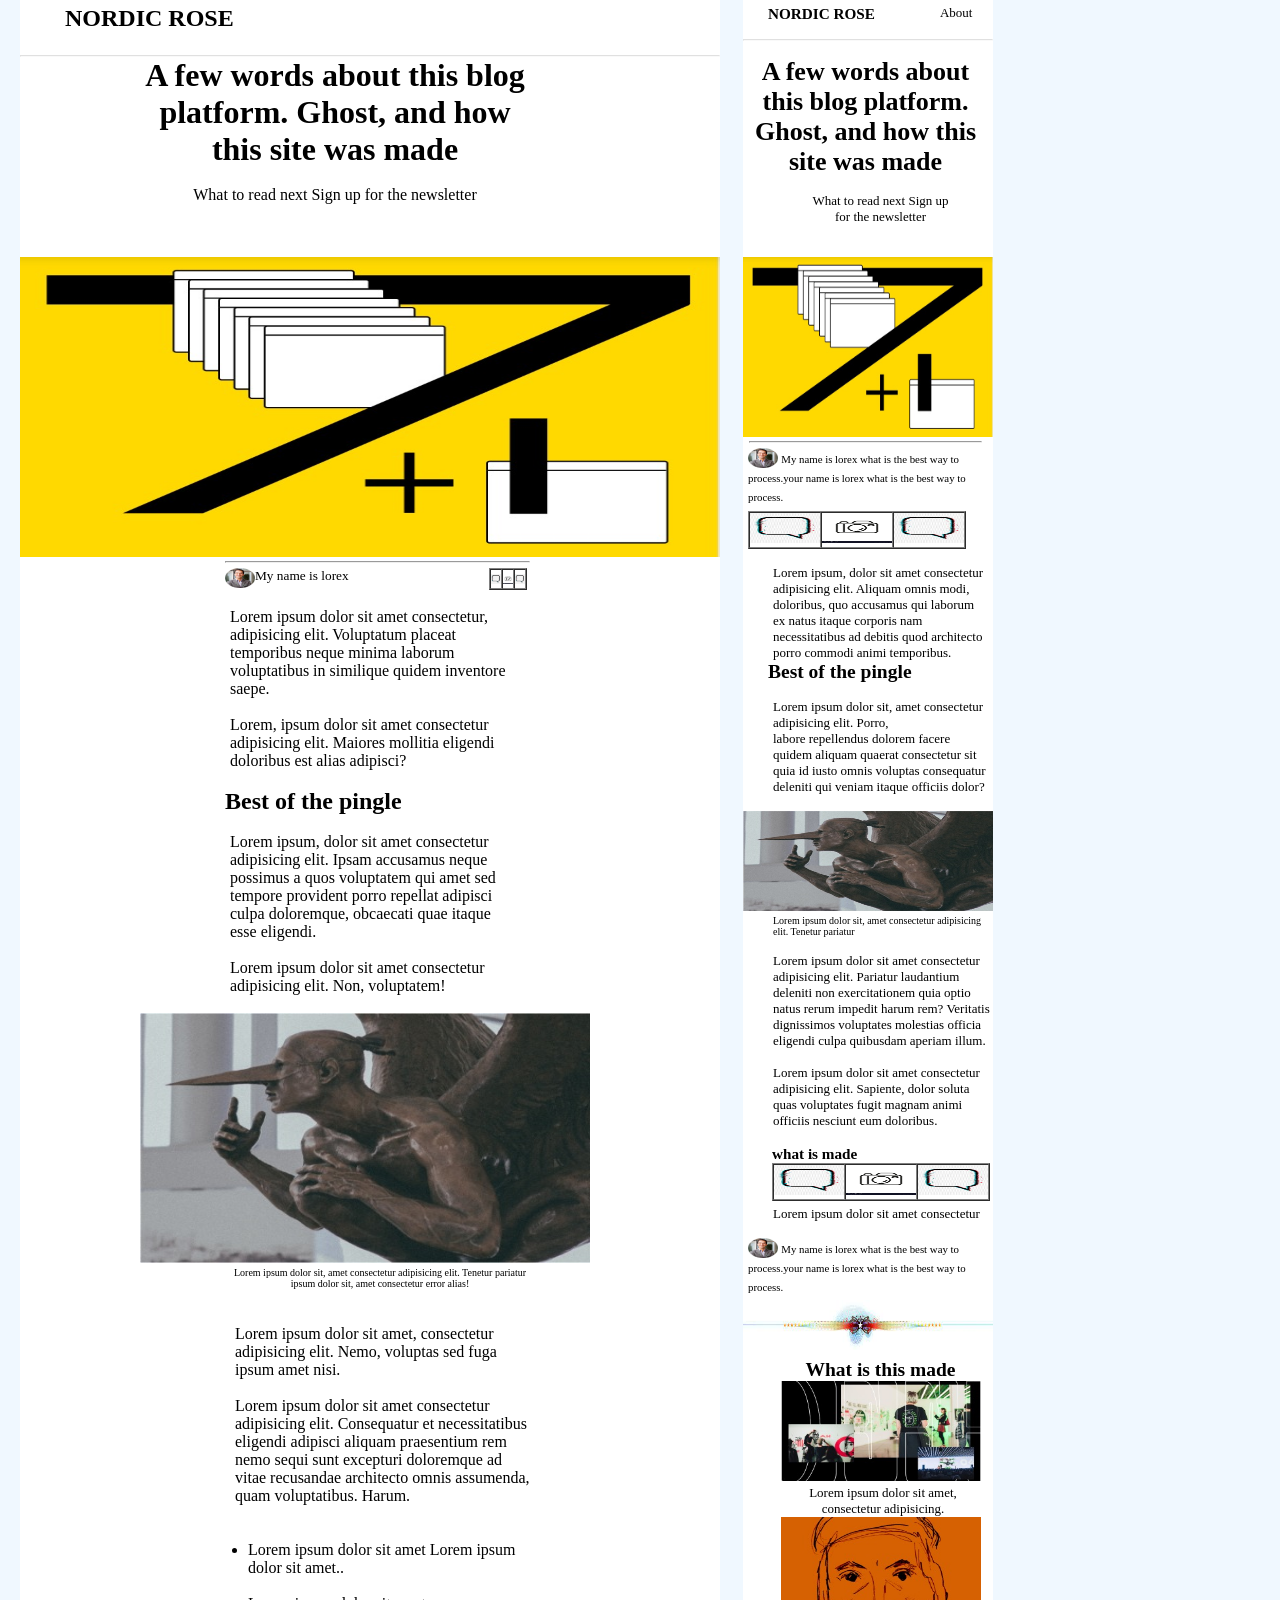
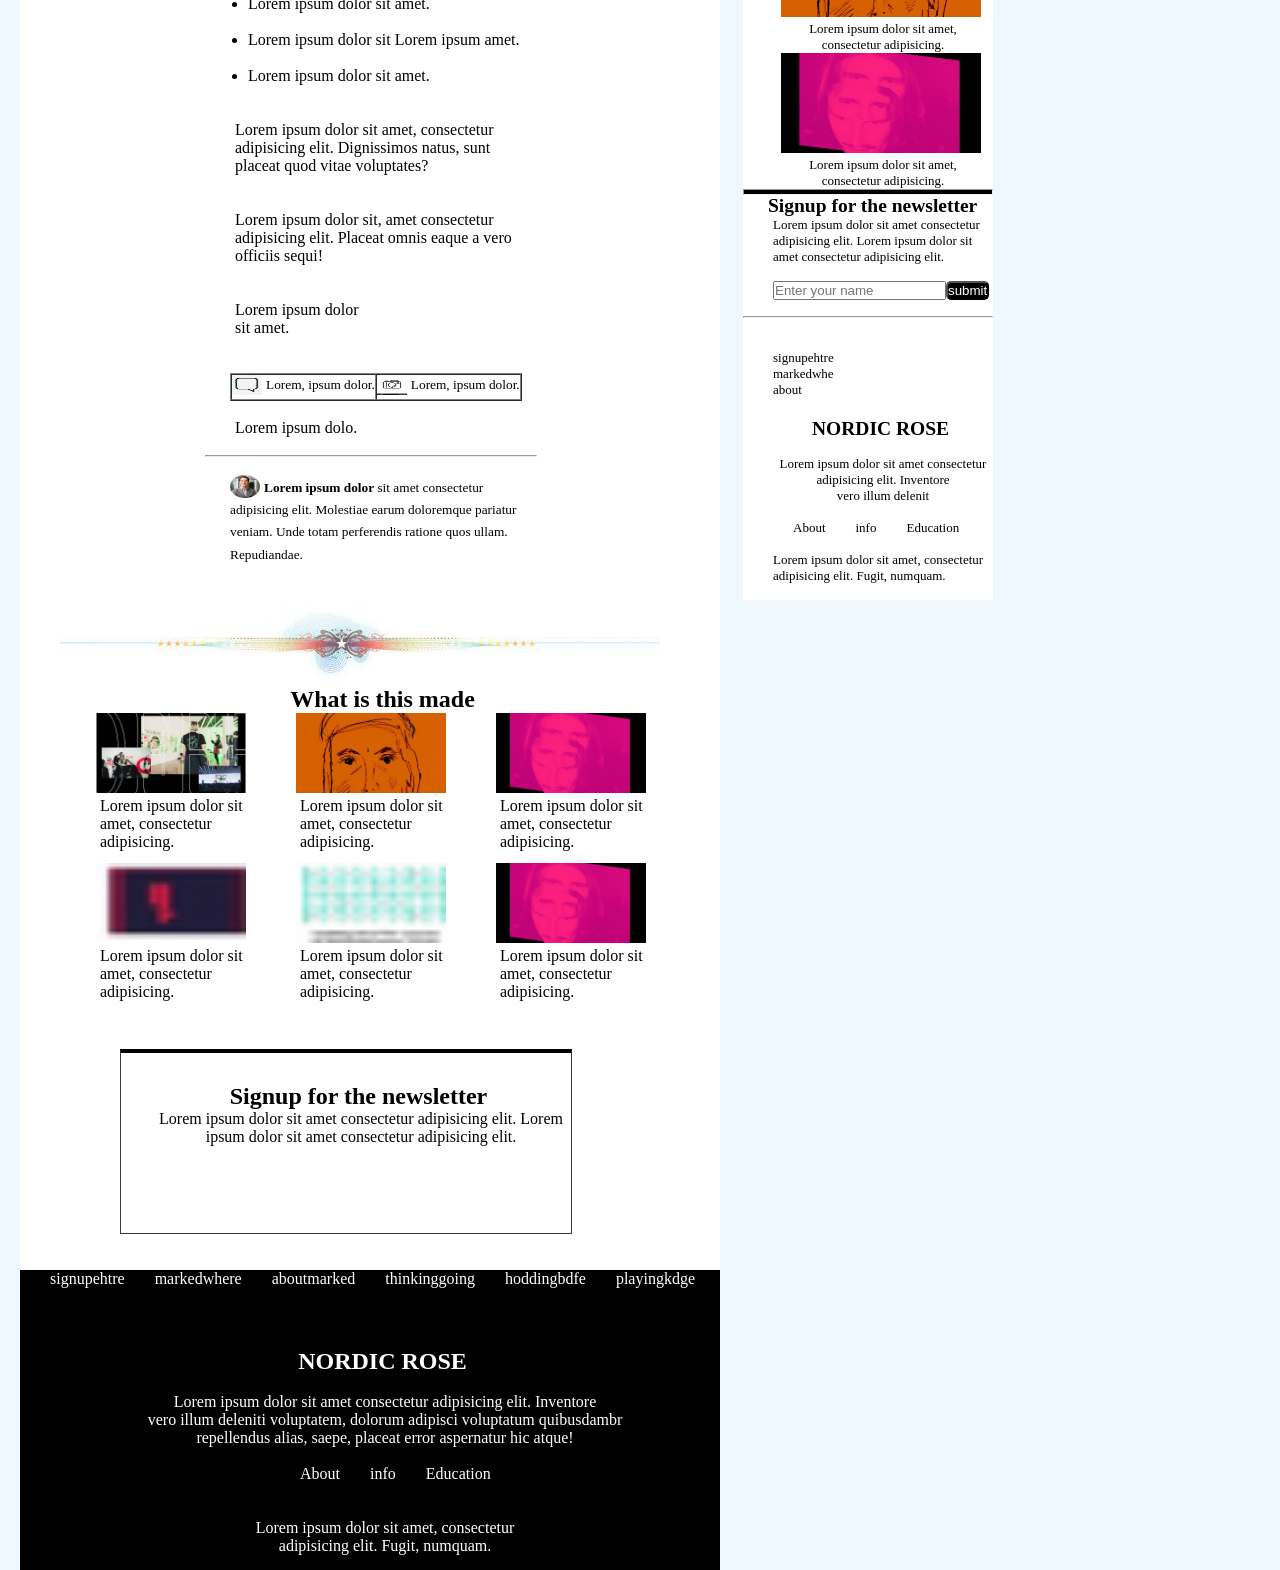
<file: assignmentno06/index.html>
<!DOCTYPE html>
<html lang="en">

<head>
    <meta charset="UTF-8">
    <meta name="viewport" content="width=device-width, initial-scale=1.0">
    <title>Assigment 6</title>
    <link rel="stylesheet" href="style.css">
    <link rel="stylesheet" href="awais.css">
</head>

<body>


   <!-- <div class="main">
        <div id="desktop">
            <h1>Article Desktop</h1>
        </div>
        <div id="mobile">
            <h1>Article Mobile</h1>
        </div>
    </div>-->
    <div class="start">
        <div class="aa">
            <div class="first">
                <h2 id="heading">NORDIC ROSE</h2>
              <!-- <div class="para">
                    <p>About</p>
                    <p>info</p>
                    <p>Link</p>
                    <p>Project</p>
                </div> --> 


            </div>
            <hr id="line">
            <div class="bb">
                <h1 id="h1">A few words about this blog platform. Ghost, and how
                    this site was made</h1><br>
                <p>What to read next
                    Sign up for the newsletter</p>
            </div>
            <img src="pic1.jpg" alt="image is loading" width="700px" height="300px">
            <hr id="line1">
            <!--hy there second part start-->
            <div class="dd">
                <div class="cc">
                    <img src="2pic.png" alt="loading" width="30px" height="20px">
                    <sup>My name is lorex</sup>
                    <div id="table">
                        <table border="1px" cellspacing="0px">
                            <td> <img src="message.jpg" alt="loading" width="10px" height="10px"></td>
                            <td> <img src="camerapic.png" alt="loading" width="10px" height="10px"></td>
                            <td> <img src="message.jpg" alt="loading" width="10px" height="10px"></td>
                        </table>
                    </div>
                </div><br>
                <div id="ee">
                    <p>Lorem ipsum dolor sit amet consectetur, adipisicing elit. Voluptatum placeat temporibus neque
                        minima
                        laborum voluptatibus in similique quidem inventore saepe.</p>
                    <br>
                    <p>Lorem, ipsum dolor sit amet consectetur adipisicing elit. Maiores mollitia eligendi doloribus est
                        alias adipisci?</p><br>
                    <h2>Best of the pingle</h2>
                    <br>
                    <p>Lorem ipsum, dolor sit amet consectetur adipisicing elit. Ipsam accusamus neque possimus a quos
                        voluptatem qui amet sed tempore provident porro repellat adipisci culpa doloremque, obcaecati
                        quae
                        itaque esse eligendi.</p>
                    <br>
                    <p>Lorem ipsum dolor sit amet consectetur adipisicing elit. Non, voluptatem!</p><br>

                </div>




            </div>
            <div id="img">
                <img src="pic3.jpeg" alt="loading" width="450px" height="250px">

                <p id="para3">Lorem ipsum dolor sit, amet consectetur adipisicing elit. Tenetur pariatur <br> ipsum
                    dolor
                    sit, amet consectetur error alias!</p>
            </div>
            <br><br>
            <div id="ff">
                <p>Lorem ipsum dolor sit amet, consectetur adipisicing elit. Nemo, voluptas sed fuga ipsum amet nisi.
                </p>
                <br>
                <p>Lorem ipsum dolor sit amet consectetur adipisicing elit. Consequatur et necessitatibus eligendi
                    adipisci
                    aliquam praesentium rem nemo sequi sunt excepturi doloremque ad vitae recusandae architecto omnis
                    assumenda, quam voluptatibus. Harum.</p>
                <br><br>
                <ul id="ul">
                    <li>Lorem ipsum dolor sit amet Lorem ipsum dolor sit amet..</li><br>
                    <li>Lorem ipsum dolor sit amet.</li>
                    <br>
                    <li>Lorem ipsum dolor sit Lorem ipsum amet.</li>
                    <br>
                    <li>Lorem ipsum dolor sit amet.</li>
                </ul><br><br>
                <p>Lorem ipsum dolor sit amet, consectetur adipisicing elit. Dignissimos natus, sunt placeat quod vitae
                    voluptates?</p><br><br>
                <p>Lorem ipsum dolor sit, amet consectetur adipisicing elit. Placeat omnis eaque a vero officiis sequi!
                </p>
                <br><br>
                <p>Lorem ipsum dolor <br>sit amet.</p><br><br>
                <div class="table">
                    <table border="1px" cellspacing="0px">
                        <td>
                            <img src="message.jpg" alt="loading" width="30px" height="20px">
                            <sup>Lorem, ipsum dolor.</sup>
                        </td>
                        <td>
                            <img src="camerapic.png" alt="loading" width="30px" height="20px">
                            <sup>Lorem, ipsum dolor.</sup>
                        </td>
                    </table>
                </div><br>
                <p>Lorem ipsum dolo. </p><br>
                <hr><br>
                <div id="im">
                    <img src="2pic.png" alt="loading" width="30px" height="23px">
                    <sup><b>Lorem ipsum dolor</b> sit amet consectetur adipisicing elit. Molestiae earum doloremque
                        pariatur
                        veniam. Unde totam perferendis ratione quos ullam. Repudiandae.</sup>
                </div><br><br>

            </div>
            <img src="pic4.jpg" alt="loading" style="margin-left: 40px; opacity: 0.6;">
            <h2 style="text-align: center;">What is this made</h2>
            <div class="all">
                <div id="gg">
                    <img src="11.jpeg" alt="loading" width="150px" height="80px" style="margin-left: 26px;">
                    <p>Lorem ipsum dolor sit amet, consectetur adipisicing.</p>
                </div>
                <div id="gg">
                    <img src="22 (1).jpeg" alt="loading" width="150px" height="80px" style="margin-left: 26px;">
                    <p>Lorem ipsum dolor sit amet, consectetur adipisicing.</p>
                </div>
                <div id="gg">
                    <img src="33.jpeg" alt="loading" width="150px" height="80px" style="margin-left: 26px;">
                    <p>Lorem ipsum dolor sit amet, consectetur adipisicing.</p>
                </div>
            </div>
            <div class="all">
                <div id="gg">
                    <img src="44.PNG" alt="loading" width="150px" height="80px" style="margin-left: 26px;">
                    <p>Lorem ipsum dolor sit amet, consectetur adipisicing.</p>
                </div>
                <div id="gg">
                    <img src="55.PNG" alt="loading" width="150px" height="80px" style="margin-left: 26px;">
                    <p>Lorem ipsum dolor sit amet, consectetur adipisicing.</p>
                </div>
                <div id="gg">
                    <img src="33.jpeg" alt="loading" width="150px" height="80px" style="margin-left: 26px;">
                    <p>Lorem ipsum dolor sit amet, consectetur adipisicing.</p>
                </div>
            </div><br><br>
            <div class="hh">
                <h2>Signup for the newsletter</h2>
                <p>Lorem ipsum dolor sit amet consectetur adipisicing elit.
                    Lorem ipsum dolor sit amet consectetur adipisicing elit.
                </p>
                <br>
               <!-- <form>
                    <input type="text" placeholder="Enter your name">
                    <button>submit
                    </button>
                </form> -->
            </div><br><br>
            <!--this is the end part-->
            <div class="end">
                <div id="nav">
                    <p>signupehtre</p>
                    <p>markedwhere</p>
                    <p>aboutmarked</p>
                    <p>thinkinggoing</p>
                    <p>hoddingbdfe</p>
                    <p>playingkdge</p>
                </div>
                <div class="nn">
                    <h2>NORDIC ROSE</h2><br>
                    <P>Lorem ipsum dolor sit amet consectetur adipisicing elit. Inventore <br>vero illum deleniti
                        voluptatem,
                        dolorum adipisci voluptatum quibusdambr
                        <br> repellendus alias, saepe, placeat error aspernatur hic atque!
                    </P>
                    <br>
                    <div style="display: flex;margin-left: 250px;">
                        <p>About</p>
                        <p>info</p>
                        <p>Education</p>
                    </div><br><br>
                    <p>Lorem ipsum dolor sit amet, consectetur <br>adipisicing elit. Fugit, numquam.</p>
                </div>
            </div>
        </div>
        <!--this is the second portion-->
        <div class="main2">
            <div id="jj">
                <h3>NORDIC ROSE</h3>
                <p style="margin-left:35px;">About</p>
            </div><br>
            <hr id="line"><br>
            <div id="kk">
                <h1>A few words about this blog platform. Ghost, and how
                    this site was made</h1><br>
                <p>What to read next
                    Sign up <br>for the newsletter</p><br><br>
                <img src="pic1.jpg" alt="image is loading" width="250px" height="180px">
                <hr style="margin-left: 6px;margin-right: 6px;">



            </div>

            <div id="zz">
                <img src="2pic.png" alt="loading" width="30px" height="20px">
                <sup>My name is lorex what is the best way to process.your name is lorex what is the best way to
                    process.</sup>
                <table border="1px" cellspacing="0px">
                    <td> <img src="message.jpg" alt="loading" width="70px" height="30px"></td>
                    <td> <img src="camerapic.png" alt="loading" width="70px" height="30px"></td>
                    <td> <img src="message.jpg" alt="loading" width="70px" height="30px"></td>
                </table>

            </div><br>
            <div class="xx">
                <p>Lorem ipsum, dolor sit amet consectetur adipisicing elit. Aliquam omnis modi, doloribus, quo
                    accusamus qui laborum ex natus itaque corporis nam necessitatibus ad debitis quod architecto porro
                    commodi animi temporibus.
                </p>
                <h2>Best of the pingle</h2><br>
                <p>Lorem ipsum dolor sit, amet consectetur adipisicing elit. Porro, <br>labore repellendus dolorem
                    facere quidem aliquam quaerat consectetur sit quia id iusto omnis voluptas consequatur <br>deleniti
                    qui veniam itaque officiis dolor?</p>
            </div><br>
            <img src="pic3.jpeg" alt="loading" width="250px" height="100px">
            <p style="font-size: 10px;">Lorem ipsum dolor sit, amet consectetur adipisicing elit. Tenetur pariatur</p>
            <br>
            <!--this is the middle portion-->
            <p>Lorem ipsum dolor sit amet consectetur adipisicing elit. Pariatur laudantium deleniti non exercitationem
                quia optio natus rerum impedit harum rem? Veritatis dignissimos voluptates molestias officia eligendi
                culpa quibusdam aperiam illum.</p><br>
            <p>Lorem ipsum dolor sit amet consectetur adipisicing elit. Sapiente, dolor soluta quas voluptates fugit
                magnam animi officiis nesciunt eum doloribus.</p><br>
            <div style="margin-left: 29px;">
                <h3>what is made</h3>
                <table border="1px" cellspacing="0px">
                    <td> <img src="message.jpg" alt="loading" width="70px" height="30px"></td>
                    <td> <img src="camerapic.png" alt="loading" width="70px" height="30px"></td>
                    <td> <img src="message.jpg" alt="loading" width="70px" height="30px"></td>
                </table>
            </div>
            <p style="padding-top: 5px;">Lorem ipsum dolor sit amet consectetur </p><br>
            <div id="cc">
                <img src="2pic.png" alt="loading" width="30px" height="20px">
                <sup>My name is lorex what is the best way to process.your name is lorex what is the best way to
                    process.</sup>

            </div>
            <img src="pic4.jpg" alt="loading" width="250px" height="50px">

            <div class="vv">
                <h2>What is this made</h2>
                <div id="nn">
                    <img src="11.jpeg" alt="loading" width="200px" height="100px" style="margin-left: 26px;">
                    <p>Lorem ipsum dolor sit amet,<br> consectetur adipisicing.</p>
                </div>
                <div id="nn">
                    <img src="22 (1).jpeg" alt="loading" width="200px" height="100px" style="margin-left: 26px;">
                    <p>Lorem ipsum dolor sit amet,<br> consectetur adipisicing.</p>
                </div>
                <div id="nn">
                    <img src="33.jpeg" alt="loading" width="200px" height="100px" style="margin-left: 26px;">
                    <p>Lorem ipsum dolor sit amet,<br> consectetur adipisicing.</p>
                </div>
            </div>
            <hr style="height:4px;background-color: black;">
            <div class="mm">
                <h2>Signup for the newsletter</h2>
                <p>Lorem ipsum dolor sit amet consectetur adipisicing elit.
                    Lorem ipsum dolor sit amet consectetur adipisicing elit.
                </p>
                <br>
                <form style="margin-left: 30px;">
                    <input type="text" placeholder="Enter your name">
                    <button>submit
                    </button>
                </form><br>
                <hr>
            </div><br><br>
            <div class="endend">

                <div id="aaa">
                    <p>signupehtre</p>
                    <p>markedwhe</p>
                    <p>about</p>
                </div>
                <div style="text-align: center; padding-top: 20px;">
                    <h2>NORDIC ROSE</h2><br>
                    <P>Lorem ipsum dolor sit amet consectetur adipisicing elit. Inventore <br>vero illum delenit
                    </P><br>
                </div>
                <div style="display: flex;margin-left: 20px;">
                    <p>About</p>
                    <p>info</p>
                    <p>Education</p>
                </div><br>
                <p>Lorem ipsum dolor sit amet, consectetur <br>adipisicing elit. Fugit, numquam.</p>

            </div>
        </div>







</body>

</html>
</file>
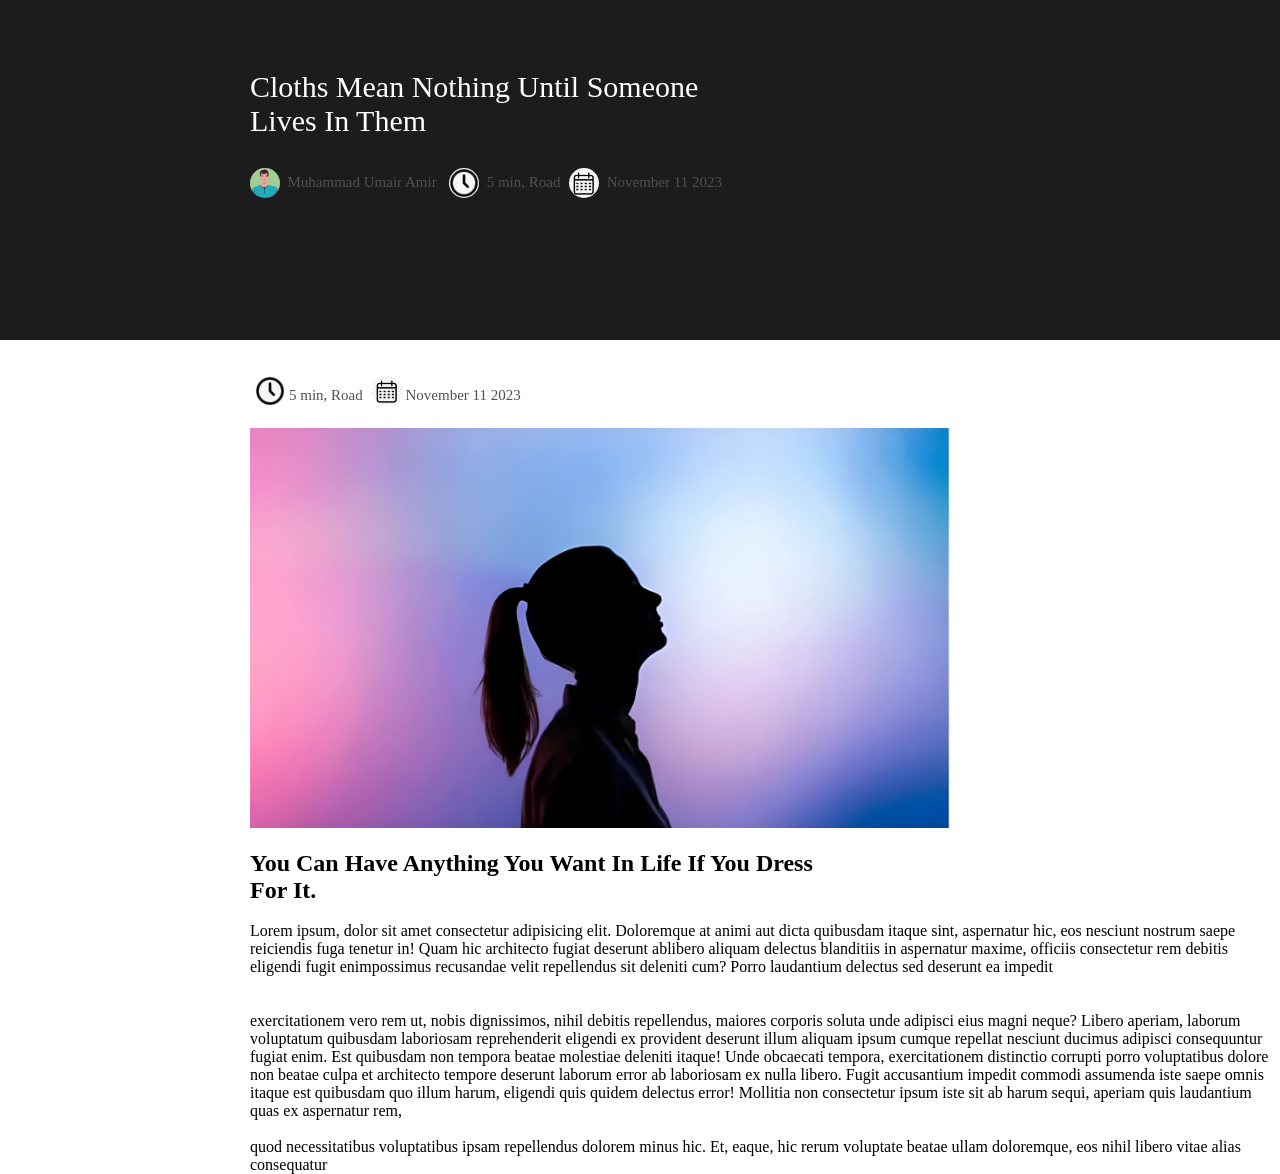
<file: assignmentno5/index.html>
<!DOCTYPE html>
<html lang="en">
<head>
    <meta charset="UTF-8">
    <meta name="viewport" content="width=device-width, initial-scale=1.0">
    <title>portfolio</title>
    <link rel="stylesheet" href="style.css">
</head>
<body>
    <header>

<div id="talha">

   <p>Cloths Mean Nothing Until Someone <br>Lives In Them
    </p>
    <div id="malik">
<img class="umair" src="men.jpeg" alt="is loading" width="30px" height="30px">
<sup>Muhammad Umair Amir</sup>

<img class="ali" src="clock.jpeg"is loading" width="30px" height="30px">
<sup> 5 min, Road  </sup>

<img class="abdullah" src="calender.png"is loading" width="30px" height="30px">
<sup> November 11 2023 </sup>
</div>

</div>

    </header>
<br><br>
<div id="aa">
    <img class="ali" src="clock.jpeg"is loading" width="30px" height="30px">
    <sup> 5 min, Road  </sup>
    
    <img class="abdullah" src="calender.png"is loading" width="30px" height="30px">
    <sup> November 11 2023 </sup>

</div>
<br>
<div id="bb">

<img src="pic.jpeg" alt="loading" width="700px"
height="400px">
<br><br>
<h2>
    You Can Have Anything You Want In Life If You Dress <br> For It.</h2>
    <br>
<p>Lorem ipsum, dolor sit amet consectetur adipisicing elit. Doloremque at animi aut dicta quibusdam itaque sint, aspernatur hic, eos nesciunt nostrum saepe reiciendis fuga tenetur in! Quam hic architecto fugiat deserunt ablibero aliquam delectus blanditiis in aspernatur maxime, officiis consectetur rem debitis eligendi fugit enimpossimus recusandae velit repellendus sit deleniti cum? Porro laudantium delectus sed deserunt ea impedit</p><br><br>
<p>exercitationem vero rem ut, nobis dignissimos, nihil debitis repellendus, maiores corporis soluta unde adipisci eius magni neque? Libero aperiam, laborum voluptatum quibusdam laboriosam reprehenderit eligendi ex provident deserunt illum aliquam ipsum cumque repellat nesciunt ducimus adipisci consequuntur fugiat enim. Est quibusdam non tempora beatae molestiae deleniti itaque! Unde obcaecati tempora, exercitationem distinctio corrupti porro voluptatibus dolore non beatae culpa et architecto tempore deserunt laborum error ab laboriosam ex nulla libero. Fugit accusantium impedit commodi assumenda iste saepe omnis itaque est quibusdam quo illum harum, eligendi quis quidem delectus error! Mollitia non consectetur ipsum iste sit ab harum sequi, aperiam quis laudantium quas ex aspernatur rem,</p><br>
<p>quod necessitatibus voluptatibus ipsam repellendus dolorem minus hic. Et, eaque, hic rerum voluptate beatae ullam doloremque, eos nihil libero vitae alias consequatur</p>
</div>


</body>
</html>
</file>
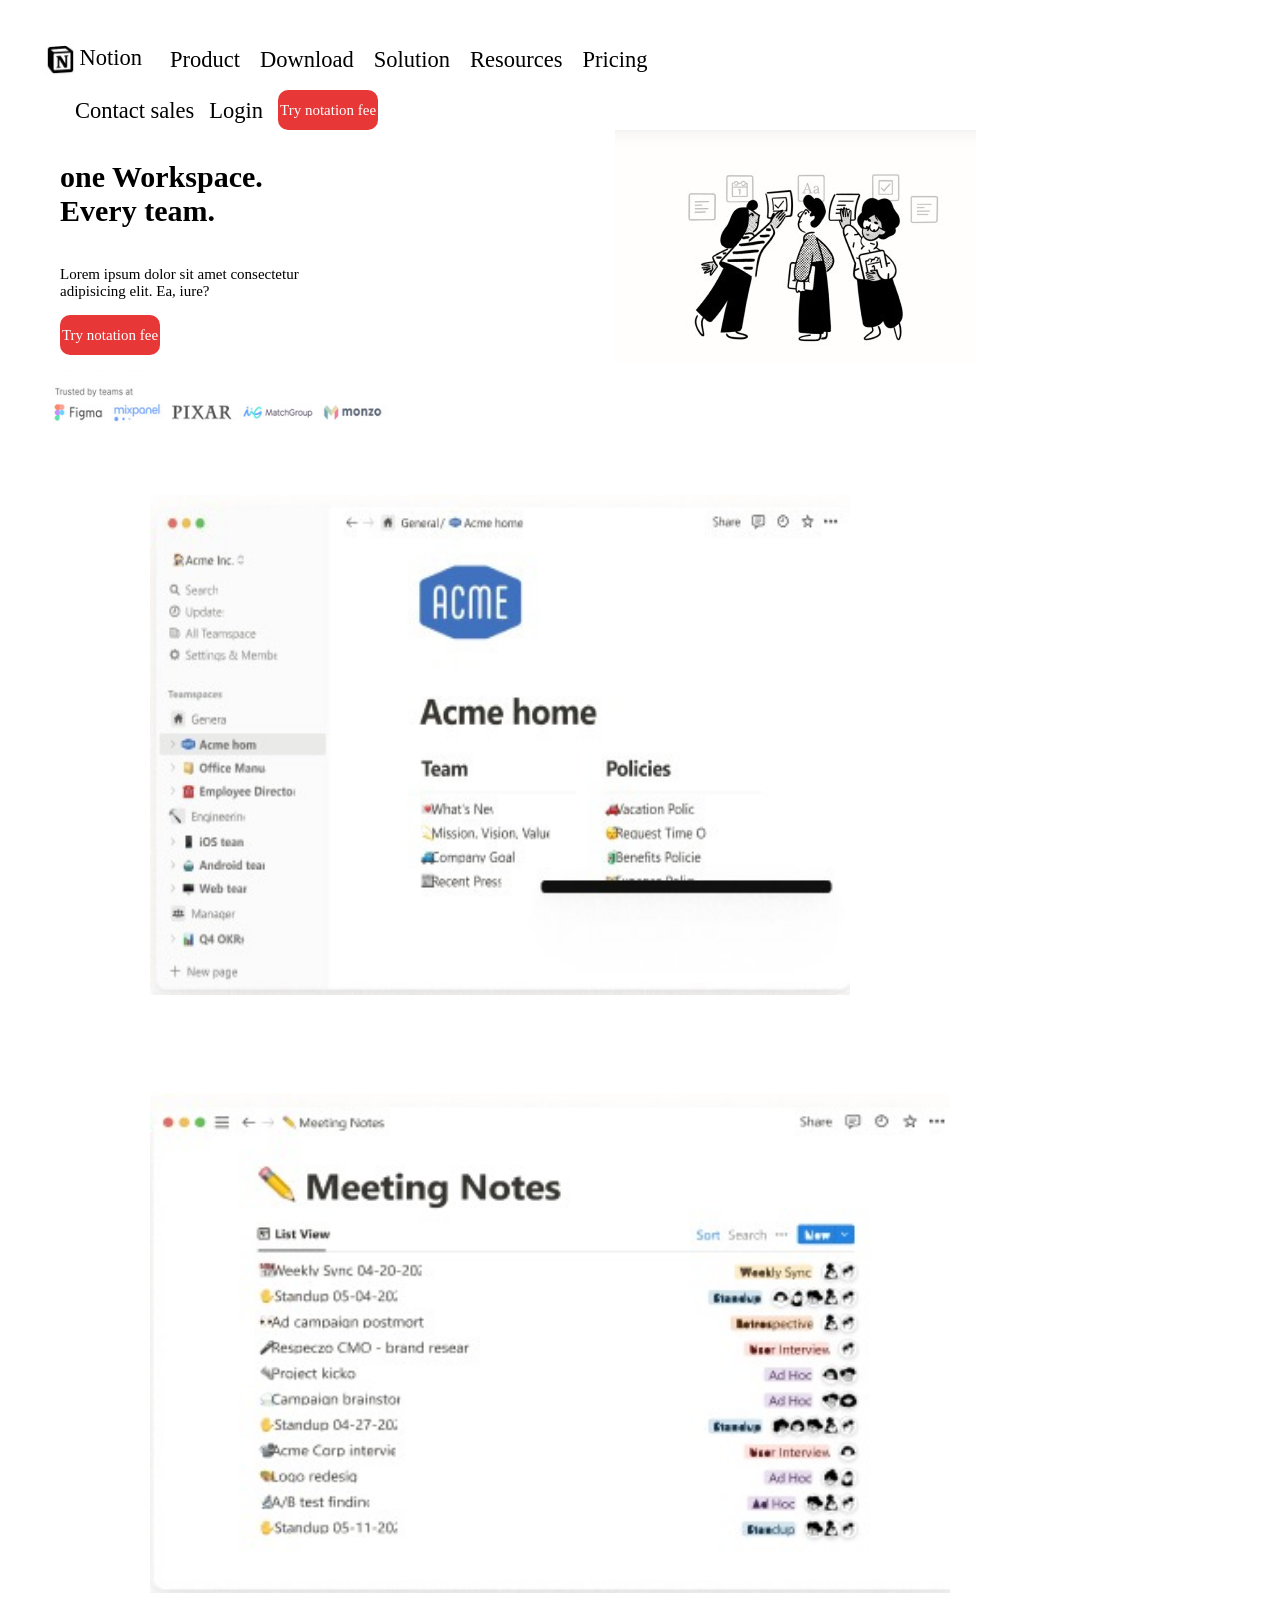
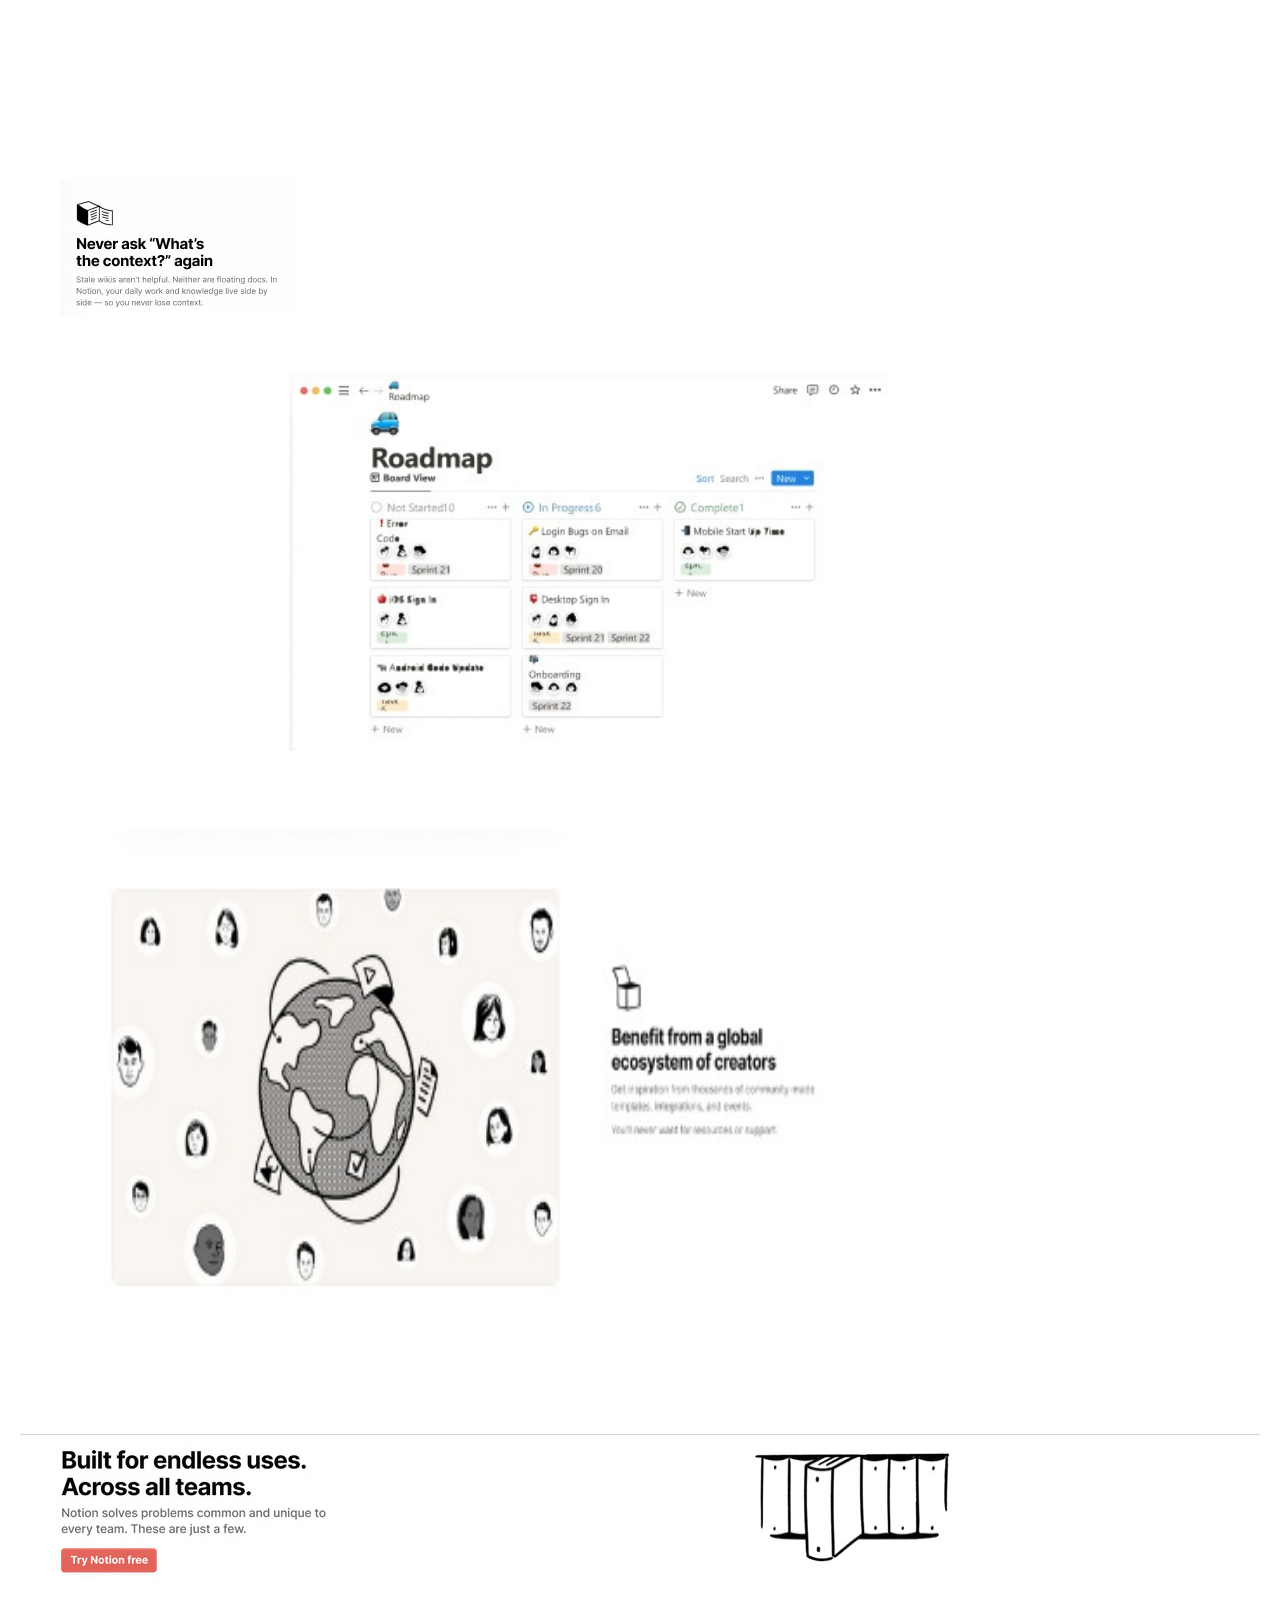
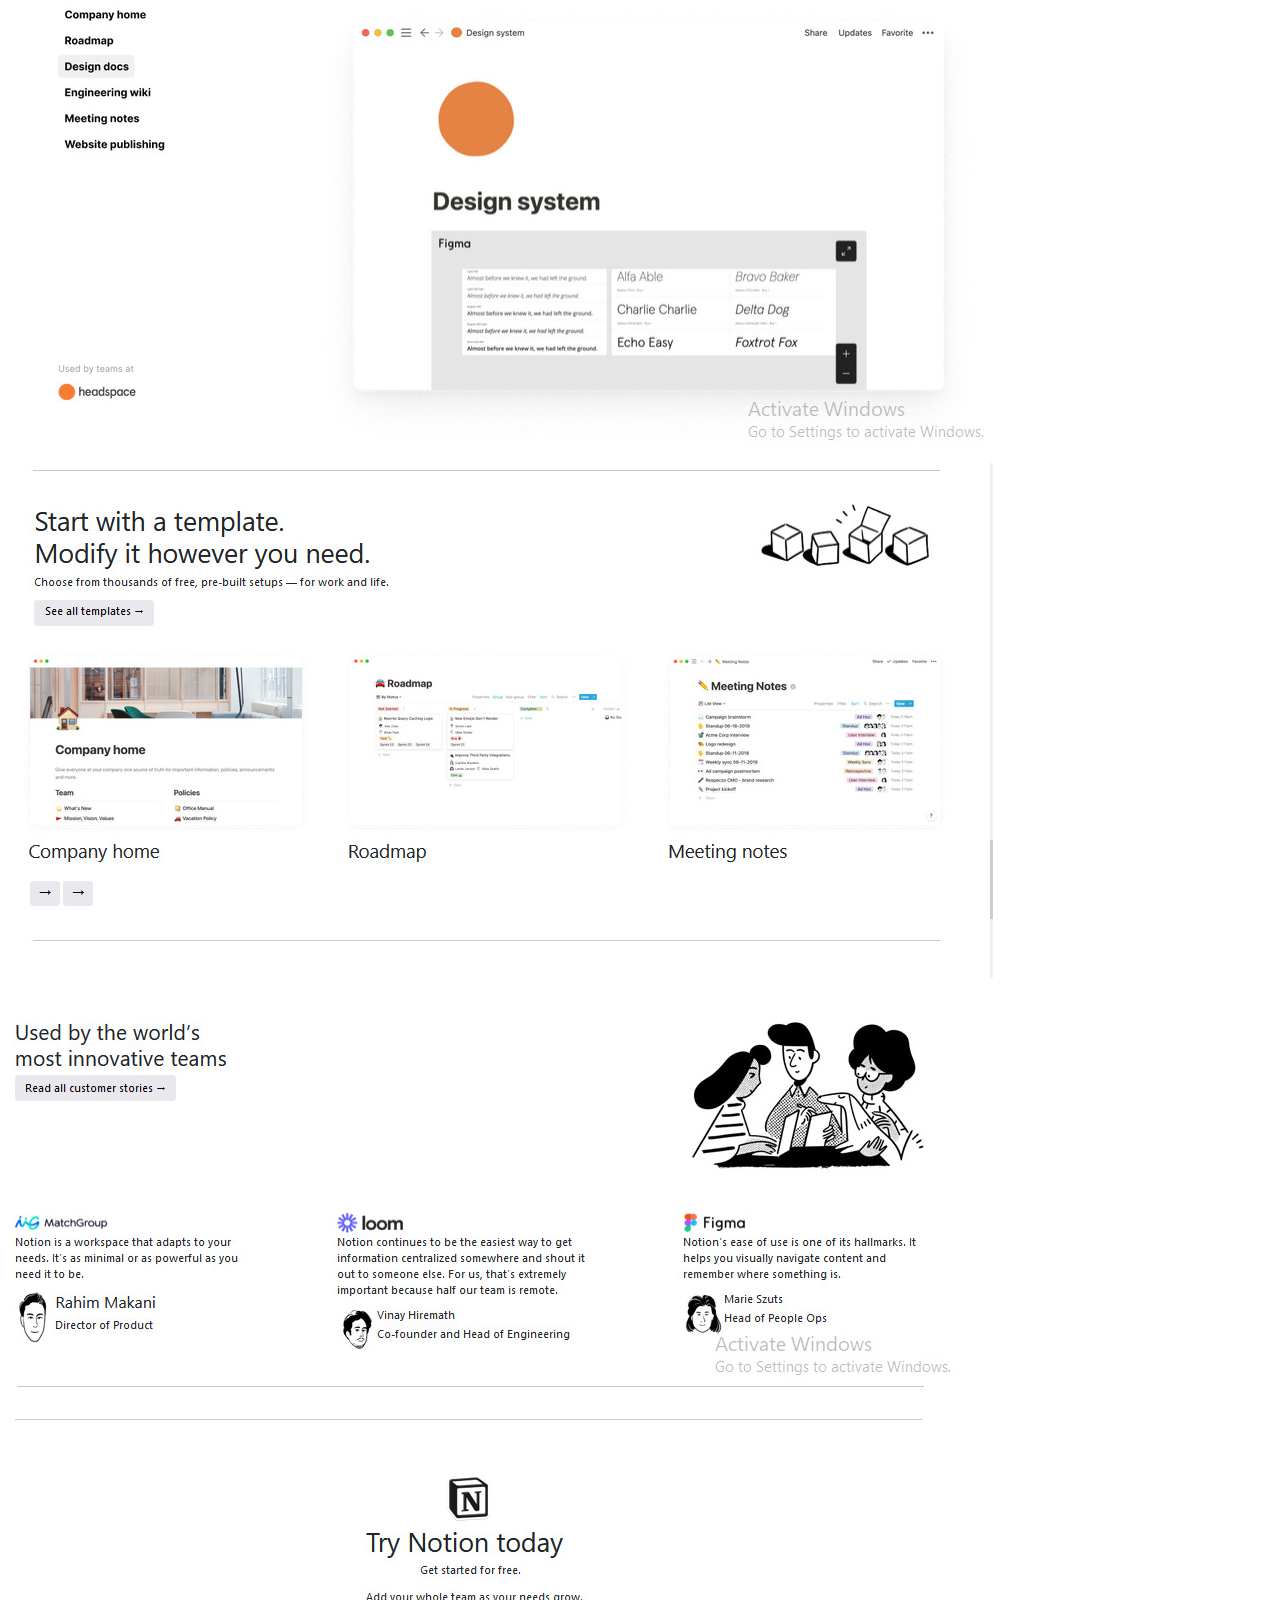
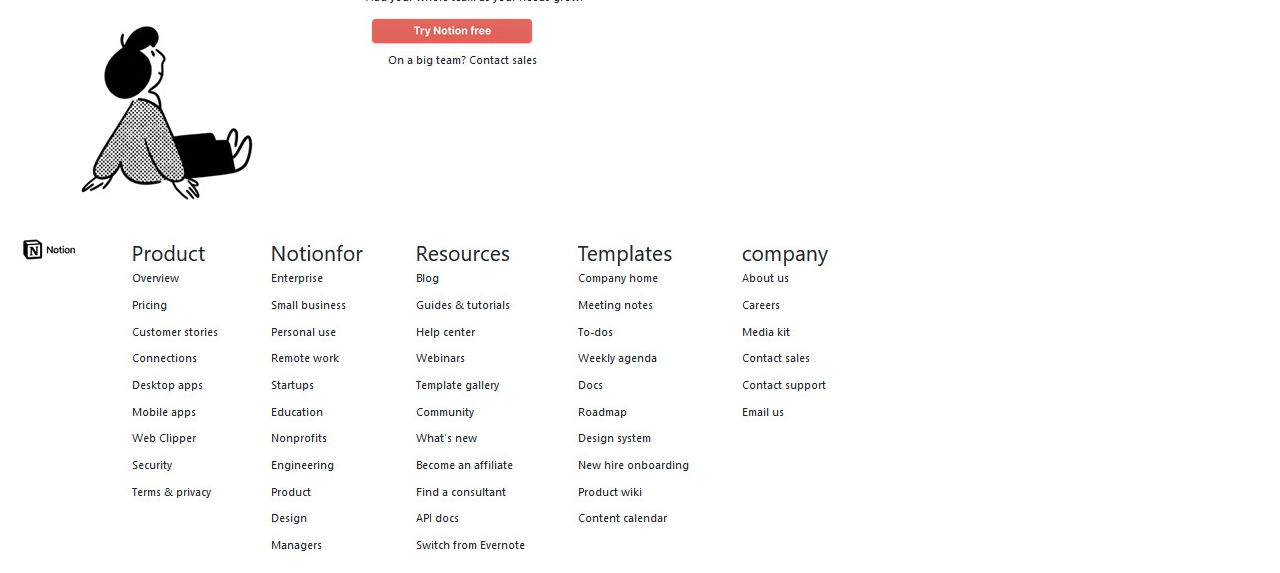
<file: assignmentno7/index.html>
<!DOCTYPE html>
<html lang="en">

<head>
    <meta charset="UTF-8">
    <meta name="viewport" content="width=device-width, initial-scale=1.0">
    <title>Assigment no 7</title>
    <link rel="shortcut icon" href="notation.PNG">
    <link rel="stylesheet" href="style.css">
</head>

<body>
    <header>
        <nav>
            <div class="a"> <img id="img" src="notation.jpeg" alt="loading">
                <p id="b">Notion</p>
            </div>
            <div class="c">
                <p class="d">Product</p>
                <p class="d">Download</p>
                <p class="d">Solution</p>
                <p class="d">Resources</p>
                <p class="d">Pricing</p>
            </div>
        </nav>

    </header>
    <div class="second">
        <p>Contact sales</p>
        <p style="margin-left: 1rem;">Login</p>
        <div
            style="width:100px;height: 40px;background-color:rgb(231, 55, 55);display: flex;align-items: center;justify-content: center;border-radius: 10px;color: white; margin-top: 2rem;margin-left: 1rem;">
            Try notation fee</div>
    </div>
    <div class="third">
        <div class="part1">
            <h1>one Workspace.<br>Every team.

            </h1>
            <p style="font-size: 1rem;">Lorem ipsum dolor sit amet consectetur <br> adipisicing elit. Ea, iure?</p></div>
            <div class="vv">
                <div
                style="width:100px;height: 40px;background-color:rgb(231, 55, 55);display: flex;align-items: center;justify-content: center;border-radius: 10px;color: white; margin-top: 1rem;margin-left: 1rem;">
                Try notation fee
            </div>
            <img src="ss.jpeg" alt="loading" width="400px" height="130px" style="margin-top: 1rem;margin-left:-2rem;">
            </div>
        </div>
        <div class="part2">
            <img src="a.jpeg" alt="loading" style="margin-left: 12rem;">
        </div>
    </div><br>
   <div style="position: absolute;top: 33rem;left: 10rem;">
    <img src="necha.jpeg" alt="loading" width="700rem" height="500rem">
   </div>
<br><br>
<div>
    <img src="b.jpeg" alt="loading" width="800rem" height="500rem" style="margin-top: 45rem;margin-left: 10rem;">
</div>
<img src="yy.jpeg" alt="loading" style="margin: 4rem;">
<img src="roadmap.jpeg" alt="loading" style="position:relative;top:25rem ;left:-5rem;" width="600rem" >
<img src="pic1.jpeg" alt="loading" style="margin-top:30rem;margin-left: 5rem;" width="800rem" height="600rem">
<hr style="opacity: 0.4;margin-left: 20px;margin-right: 20px;">
<img src="pic2.jpeg" alt="loading">
<img src="pic4.jpeg" alt="loading" style="margin-left: 5px;">
<img src="pic5.jpeg" alt="loading" style="margin-left: 5px;">
<img src="pic8.jpeg" alt="loading" style="margin-left: 5px;">
<img src="pic9.jpeg" alt="loading" style="margin-left: 5px;">


</body>

</html>
</file>
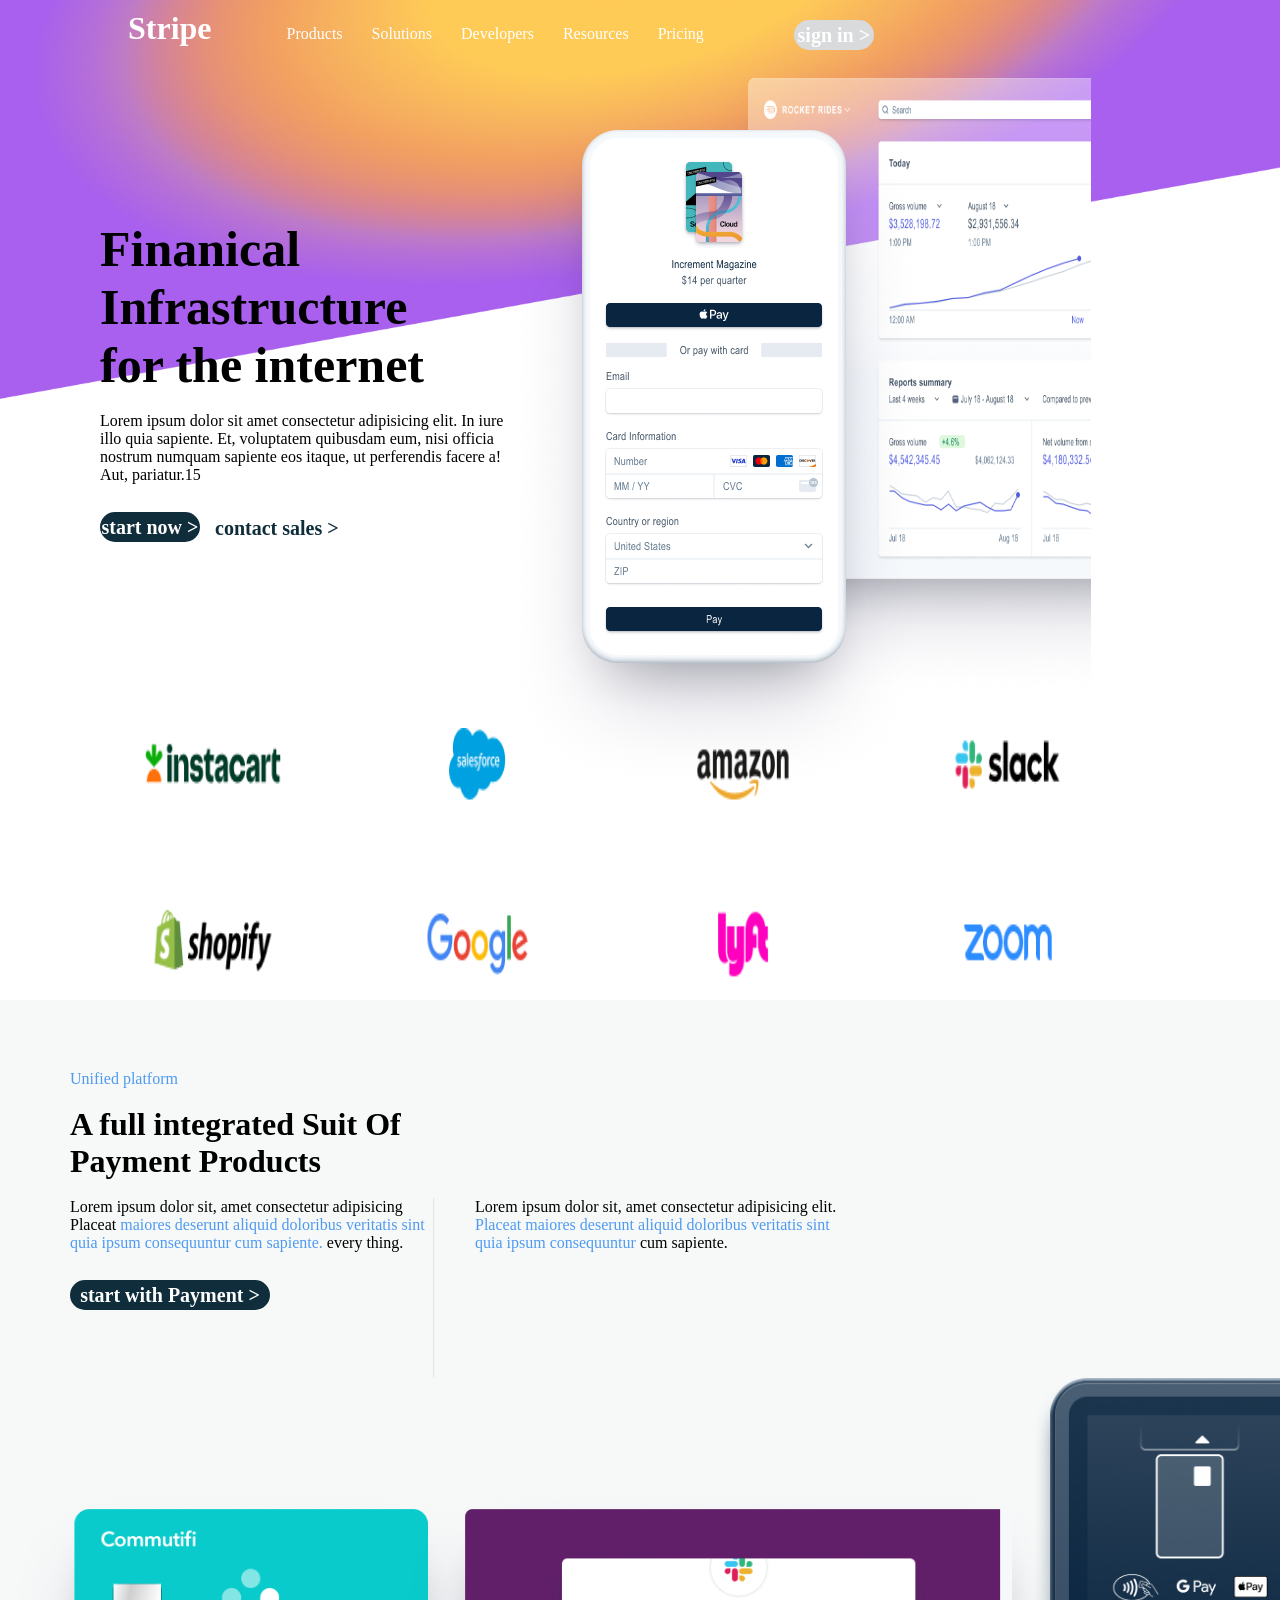
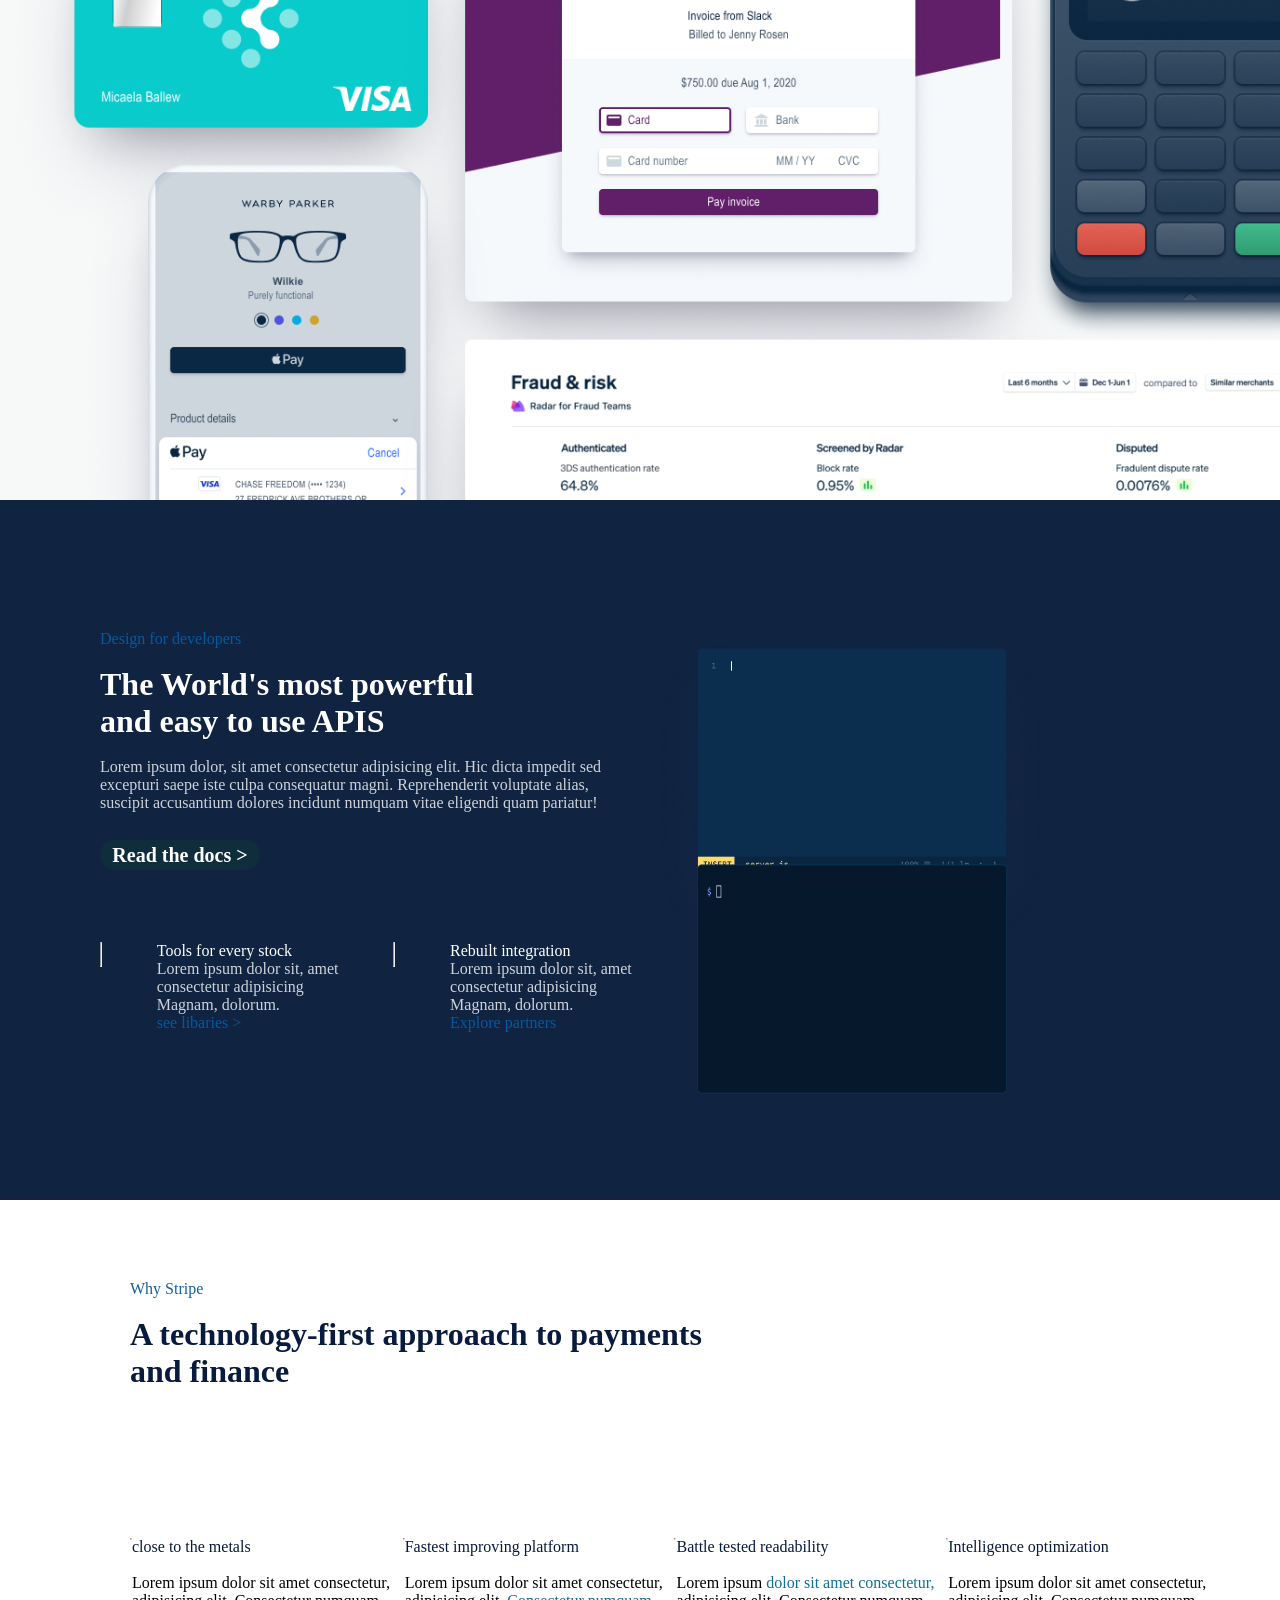
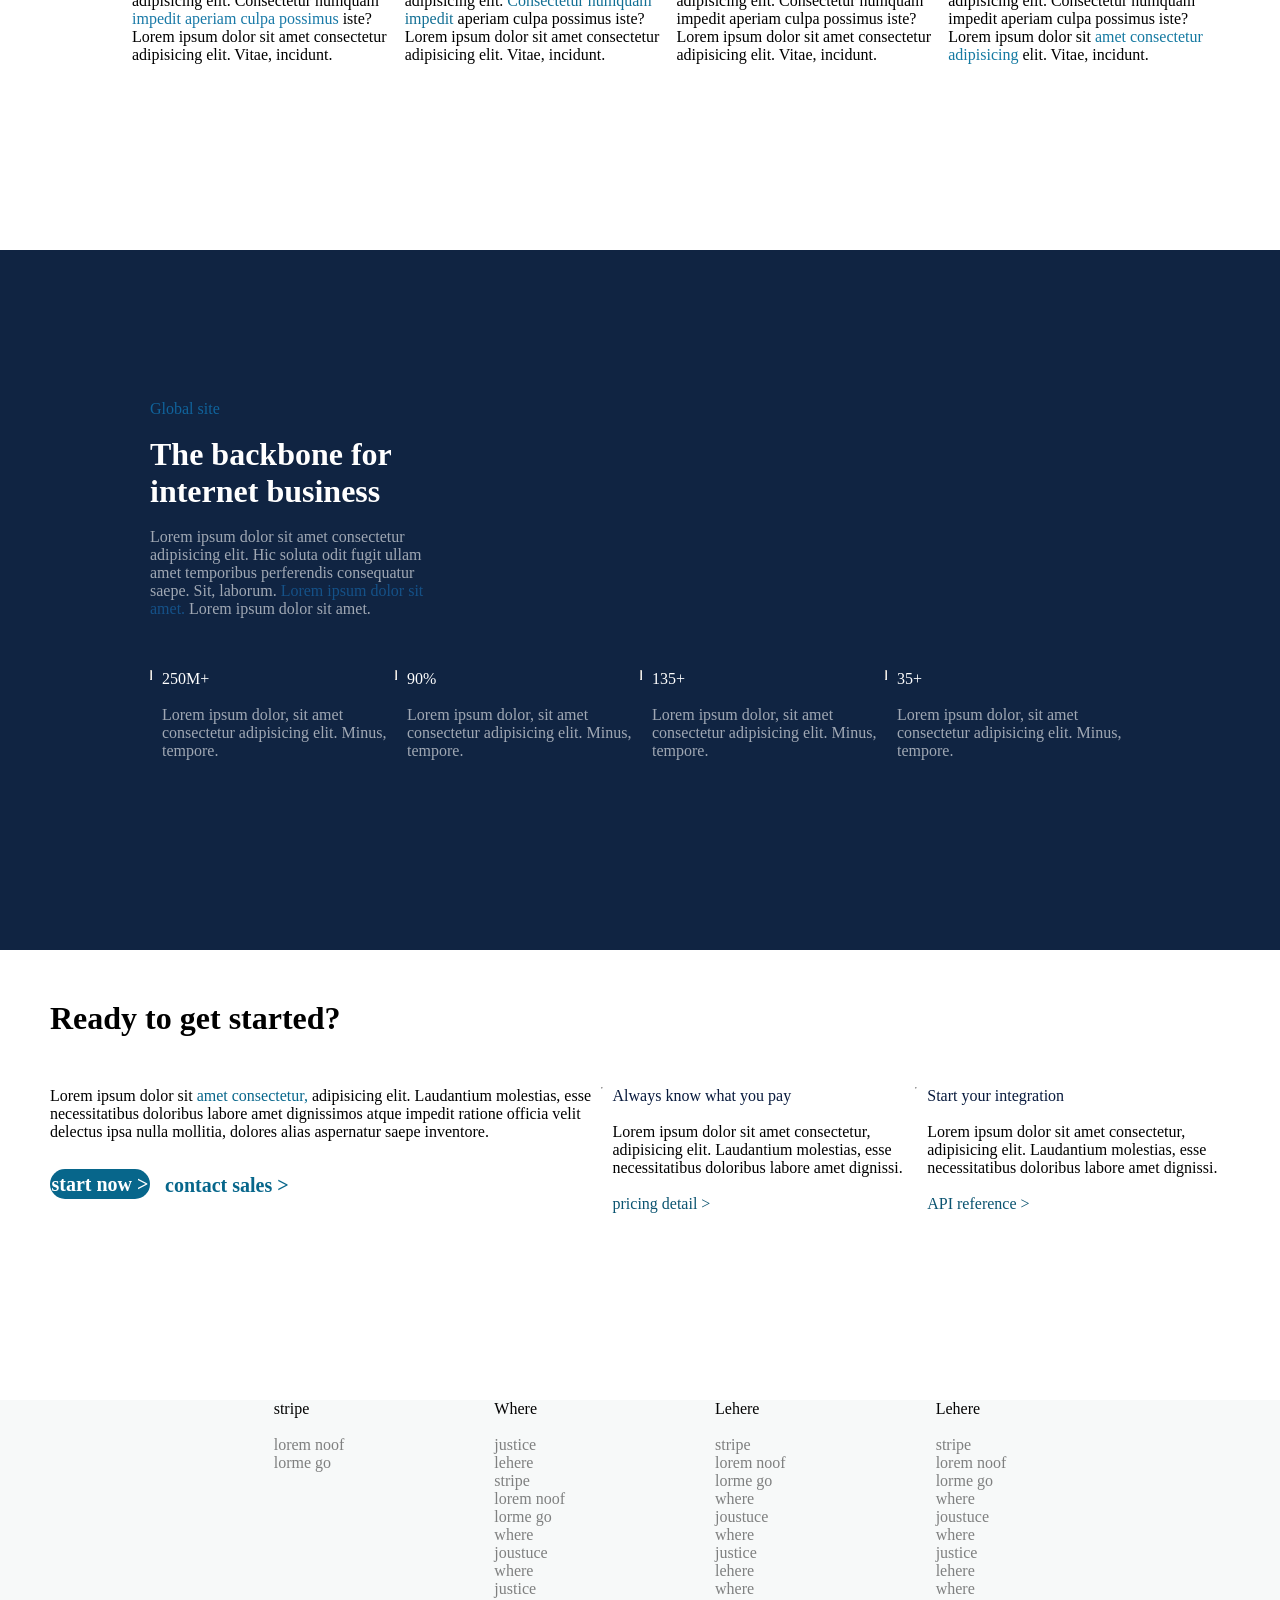
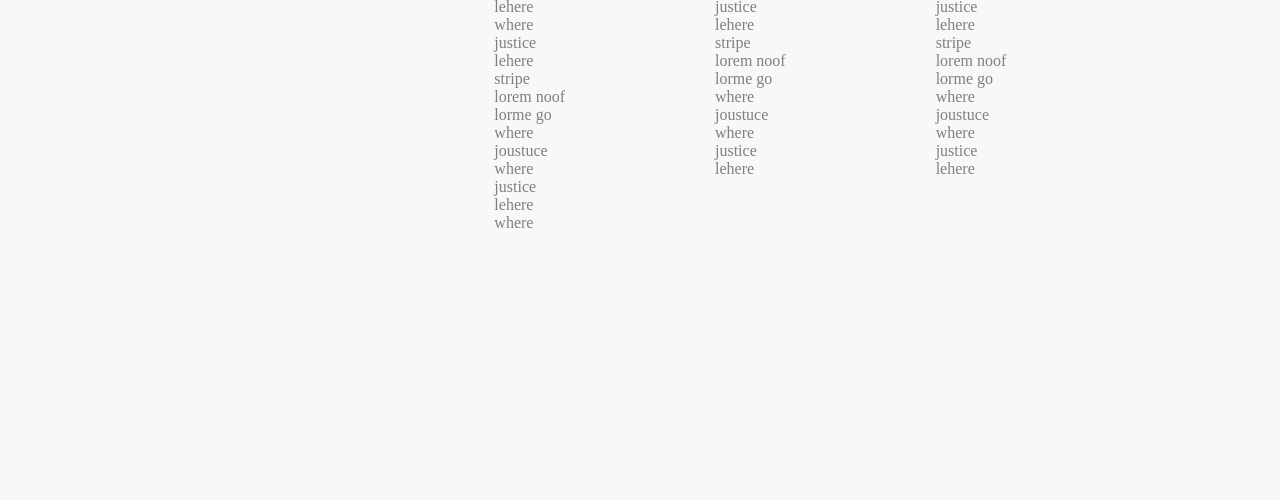
<file: assignmentno8/index.html>
<!DOCTYPE html>
<html lang="en">

<head>
    <meta charset="UTF-8">
    <meta name="viewport" content="width=device-width, initial-scale=1.0">
    <title>Assigment no 8</title>
    <link rel="stylesheet" href="style.css">
</head>

<body>
    <header>
        <img src="topmenu.jpg.jpg" alt="loading" width="100%" height="400vh" style="position: relative;">
        <div class="menu">
            <h1 style="color: white;">Stripe</h1>
            <div class="ul">
                <ul>
                    <li><a href="#">Products</a></li>
                    <li><a href="#">Solutions</a></li>
                    <li><a href="#">Developers</a></li>
                    <li><a href="#">Resources</a></li>
                    <li><a href="#">Pricing</a></li>
                </ul>
            </div>
            <div id="button">sign in > </div>
        </div>
    </header>
    <!--this is the containner part-->
    <div class="container">
        <div class="text">
            <p style="font-weight: bolder;font-size:50px;">Finanical <br> Infrastructure <br>for the internet
            </p><br>
            <p>Lorem ipsum dolor sit amet consectetur adipisicing elit. In iure illo quia sapiente. Et, voluptatem
                quibusdam eum, nisi officia nostrum numquam sapiente eos itaque, ut perferendis facere a! Aut,
                pariatur.15</p>
            <br>
            <div class="but">
                <div id="button1">start now ></div>
                <p style="font-size: 20px;color:rgb(15, 45, 59);font-weight: bold;margin: 15px;cursor: pointer;">contact
                    sales > </p>
            </div>
        </div>
        <!--this the part of mobile image-->
        <img src="mobile.png" alt="loading" style="z-index: 100;margin-left: -20px;">
        <img src="map1.png.png" alt="loading" width="395px" height="650px"
            style="margin-left: -230px;position: relative;top: -50px;">
    </div><br><br><br>
    <!--this id the part of amazon like pic-->
    <img src="amazon.png" alt="loading" width="1060vw" height="250vh" 
        style="margin-top: 270px;margin-left: 80px;"><br><br>
    <!--this is the second portion-->


    <div class="ss">
        <div class="second">
            <div class="heading">
                <a href="#" style="color: rgb(79, 154, 240);">Unified platform</a><br><br>
                <h1>A full integrated Suit Of <br>Payment Products</h1><br>

            </div>

            <div class="paragraph">
                <div class="para">Lorem ipsum dolor sit, amet consectetur adipisicing Placeat <a href="#"
                        style="text-decoration: none;color: rgb(79, 154, 240) ;">
                        maiores deserunt aliquid
                        doloribus veritatis sint quia ipsum consequuntur cum sapiente.
                    </a> every thing.<br><br>
                    <div id="button4">start with Payment > </div>


                </div>

                <hr style="opacity: 0.2;">

                <div class="para1">Lorem ipsum dolor sit, amet consectetur adipisicing elit. <a href="#"
                        style="text-decoration: none;color:rgb(79, 154, 240)  ;">
                        Placeat maiores deserunt
                        aliquid doloribus veritatis sint quia ipsum consequuntur
                    </a> cum sapiente.</div>
            </div>
            <img src="mixphoto.png" alt="loading" id="mix">

        </div>
        <!--this is the third part-->
        <div class="third">
            <div class="third1">
                <p style="color: rgb(3, 89, 160);">Design for developers</p><br>
                <h1 style="color: white;">The World's most powerful <br> and easy to use APIS</h1><br>
                <p style="color: white;opacity: 0.8;">Lorem ipsum dolor, sit amet consectetur adipisicing elit. Hic
                    dicta impedit sed excepturi saepe iste
                    culpa consequatur magni. Reprehenderit voluptate alias, suscipit accusantium dolores incidunt
                    numquam vitae eligendi quam pariatur!
                </p><br>
                <div id="button5">Read the docs > </div><br><br><br><br>

                <div class="third2">
                    <hr style="color: rgb(3, 89, 160) ; margin-bottom: 65px;">
                    <div>

                        <p style="color: white;">Tools for every stock</p>
                        <p style="color: white;opacity: 0.8;">Lorem ipsum dolor sit, amet <br> consectetur adipisicing
                            <br> Magnam, dolorum.
                        </p>
                        <a href="#" style="color: rgb(3, 89, 160);">see libaries ></a>
                    </div>
                    <hr style="color: rgb(3, 89, 160) ; margin-bottom: 65px;">
                    <div>

                        <p style="color: white;">Rebuilt integration</p>
                        <p style="color: white;opacity: 0.8;">Lorem ipsum dolor sit, amet <br> consectetur adipisicing
                            <br> Magnam, dolorum.
                        </p>
                        <a href="#" style="color: rgb(3, 89, 160);">Explore partners</a>
                    </div>
                </div>

            </div>
            <div class="thirdimg">
                <img src="third1.png" alt="loading" width="400px" height="320px" id="aaa">
                <img src="third2.png" alt="loading" width="310px" height="230px" id="aab">

            </div>
        </div>

    </div>
    <!--four portion-->
    <div class="four">
        <div class="fourhead">
            <p style="color: rgb(16, 99, 155);">Why Stripe</p><br>
            <h1 style="color: rgb(8, 26, 61);">A technology-first approaach to payments <br>and finance</h1><br>
        </div>
        <div class="fourfirst">
            <hr style="color:rgb(16, 99, 155) ;margin-bottom: 150px;">
            <div>
                <p style="color: rgb(8, 26, 61);">close to the metals</p><br>
                <p>Lorem ipsum dolor sit amet consectetur, adipisicing elit. Consectetur numquam <a href="#"
                        style="color: rgb(24, 121, 167);">impedit aperiam culpa possimus </a>iste? Lorem ipsum dolor sit
                    amet consectetur adipisicing elit. Vitae, incidunt.</p>
            </div><br>
            <hr style="color:rgb(16, 99, 155) ;margin-bottom: 150px;">
            <div>
                <p style="color: rgb(8, 26, 61);">Fastest improving platform</p><br>
                <p>Lorem ipsum dolor sit amet consectetur, adipisicing elit. <a href=""
                        style="color: rgb(18, 111, 148);">Consectetur numquam impedit</a> aperiam culpa possimus
                    iste?Lorem ipsum dolor sit amet consectetur adipisicing elit. Vitae, incidunt.</p>
            </div>
            <hr style="color:rgb(16, 99, 155) ;margin-bottom: 150px;">
            <div>
                <p style="color: rgb(8, 26, 61);">Battle tested readability</p><br>
                <p>Lorem ipsum <a href="" style="color: rgb(18, 111, 148)">dolor sit amet consectetur, </a>adipisicing
                    elit. Consectetur numquam impedit aperiam culpa possimus iste?Lorem ipsum dolor sit amet consectetur
                    adipisicing elit. Vitae, incidunt.</p>
            </div>
            <hr style="color:rgb(16, 99, 155) ;margin-bottom: 150px;">
            <div>
                <p style="color: rgb(8, 26, 61);">Intelligence optimization</p><br>
                <p>Lorem ipsum dolor sit amet consectetur, adipisicing elit. Consectetur numquam impedit aperiam culpa
                    possimus iste?Lorem ipsum dolor sit <a href="" style="color: rgb(20, 121, 161);">amet consectetur
                        adipisicing </a>elit. Vitae, incidunt.</p>
            </div>

        </div>

    </div>

    <!--this the fifth part-->
    <div class="five">
        <div class="fivefirst">
            <p style="color: rgb(16, 99, 155);">Global site</p><br>
            <h1 style="color: white;">The backbone for <br>internet business</h1><br>
            <p style="color: white;opacity: 0.6;">Lorem ipsum dolor sit amet consectetur adipisicing elit. Hic soluta
                odit fugit ullam amet temporibus
                perferendis consequatur saepe. Sit, laborum. <a href="#" style="color: rgb(24, 111, 182);"> Lorem ipsum
                    dolor sit amet.</a> Lorem ipsum dolor sit amet.</p>

        </div>
        <div class="fivetwo">
            <hr style="color:rgb(16, 99, 155);margin-bottom: 80px;">
            <div id="q">
                <p>250M+</p><br>
                <p id="w">Lorem ipsum dolor, sit amet consectetur adipisicing elit. Minus, tempore.</p>
            </div>
            <hr style="color:rgb(16, 99, 155) ;margin-bottom: 80px;">
            <div id="q">
                <p>90%</p><br>
                <p id="w">Lorem ipsum dolor, sit amet consectetur adipisicing elit. Minus, tempore.</p>
            </div>
            <hr style="color:rgb(16, 99, 155) ;margin-bottom: 80px;">
            <div id="q">
                <p>135+</p><br>
                <p id="w">Lorem ipsum dolor, sit amet consectetur adipisicing elit. Minus, tempore.</p>
            </div>
            <hr style="color:rgb(16, 99, 155) ;margin-bottom: 80px;">
            <div id="q">
                <p>35+</p><br>
                <p id="w">Lorem ipsum dolor, sit amet consectetur adipisicing elit. Minus, tempore.</p>
            </div>

        </div>
    </div>
    <!--this is six portion-->
    <div class="six">
        <div class="sixmain">
            <h1>Ready to get started?</h1></div>
            <div class="sixfirst">
                
                <div>
                    <p>Lorem ipsum dolor sit <a href="#" style="color: rgb(7, 102, 139);"> amet consectetur, </a> adipisicing elit. Laudantium molestias, esse
                        necessitatibus
                        doloribus labore amet dignissimos atque impedit ratione officia velit delectus ipsa nulla
                        mollitia,
                        dolores alias aspernatur saepe inventore.</p>
                    <br>
                    <div class="but">
                        <div id="button1" style="background-color:rgb(7, 102, 139) ;color: white;">start now ></div>
                        <p
                            style="font-size: 20px;color:rgb(7, 102, 139);font-weight: bold;margin: 15px;cursor: pointer;">
                            contact
                            sales > </p>
                    </div>
                </div>
                <hr style="color:rgb(16, 99, 155) ;margin-bottom: 130px;">
                <div style="margin-left: 10px;">
                    <p style="color:rgb(8, 26, 61);">Always know what you pay</p><br>
                    <p>Lorem ipsum dolor sit amet consectetur, adipisicing elit. Laudantium molestias, esse
                        necessitatibus
                        doloribus labore amet dignissi.</p><br>
                    <a href="#" style="color: rgb(10, 83, 112);"> pricing detail ></a>
                </div>
                <hr style="color:rgb(16, 99, 155) ;margin-bottom: 130px;">
                <div style="margin-left: 10px;">
                    <p style="color:rgb(8, 26, 61);">Start your integration</p><br>
                    <p>Lorem ipsum dolor sit amet consectetur, adipisicing elit. Laudantium molestias, esse
                        necessitatibus
                        doloribus labore amet dignissi.</p><br>
                    <a href="#" style="color: rgb(10, 83, 112);"> API reference ></a>
                </div>
                
            </div>

        <br>
    
    </div>
    <div class="seven">
       
       <div class="end">
        <div class="sevenfirst">
            <div id="mmm">
                <p style="color: rgb(3, 3, 3);">stripe</p><br>
                <p>lorem noof</p>
                <p>lorme go</p>
            </div>
            <div id="kkk">
                <p style="color: rgb(3, 3, 3);" >Where</p><br>
                <p>justice</p>
                <p>lehere</p>
                <p>stripe</p>
                <p>lorem noof</p>
                <p>lorme go</p>
                <p>where</p>
                <p>joustuce</p>
                <p>where</p>
                <p>justice</p>
                <p>lehere</p>
                <p>where</p>
                <p>justice</p>
                <p>lehere</p>
                <p>stripe</p>
                <p>lorem noof</p>
                <p>lorme go</p>
                <p>where</p>
                <p>joustuce</p>
                <p>where</p>
                <p>justice</p>
                <p>lehere</p>
                <p>where</p>
            </div>
            <div id="kkk">
                <p style="color: rgb(3, 3, 3);">Lehere</p><br>
                <p>stripe</p>
                <p>lorem noof</p>
                <p>lorme go</p>
                <p>where</p>
                <p>joustuce</p>
                <p>where</p>
                <p>justice</p>
                <p>lehere</p>
                <p>where</p>
                <p>justice</p>
                <p>lehere</p>
                <p>stripe</p>
                <p>lorem noof</p>
                <p>lorme go</p>
                <p>where</p>
                <p>joustuce</p>
                <p>where</p>
                <p>justice</p>
                <p>lehere</p>
            </div>

            <div id="kkk">
                <p style="color: rgb(3, 3, 3);">Lehere</p><br>
                <p>stripe</p>
                <p>lorem noof</p>
                <p>lorme go</p>
                <p>where</p>
                <p>joustuce</p>
                <p>where</p>
                <p>justice</p>
                <p>lehere</p>
                <p>where</p>
                <p>justice</p>
                <p>lehere</p>
                <p>stripe</p>
                <p>lorem noof</p>
                <p>lorme go</p>
                <p>where</p>
                <p>joustuce</p>
                <p>where</p>
                <p>justice</p>
                <p>lehere</p>
            </div>

        </div>

       </div>

        
    </div>

</body>

</html>
</file>
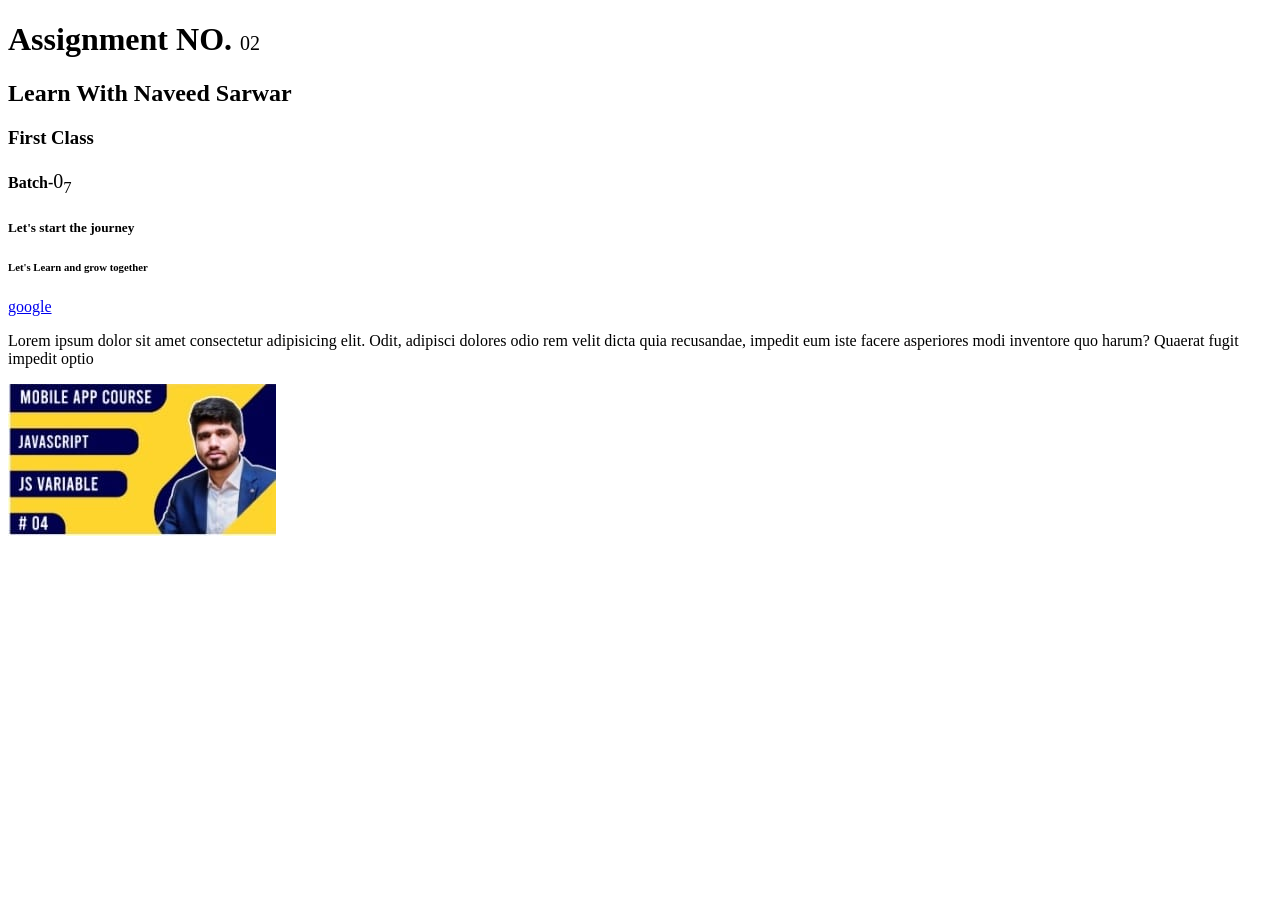
<file: assignmentno2/assignment no 2.html>
<!DOCTYPE html>
<html lang="en">
<head>
    
    <title>ASSIGNMENT 02</title>
<style>
span {

font-size: 20px;
font-weight: 100;
}
</style>

</head>
<body>
    <h1>Assignment NO. <span>02</span></h1>
    <h2>Learn With Naveed Sarwar</h2>
    <h3>First Class</h3>
    <h4>Batch-<span>0<sub>7</sub></span></h4>
    <h5>Let's start the journey</h5>
    <h6>Let's Learn and grow together</h6>
    <a href="https://www.google.com/" target="_blank">google</a>
    <p>Lorem ipsum dolor sit amet consectetur adipisicing elit. Odit, adipisci dolores odio rem velit dicta quia recusandae, impedit eum iste facere asperiores modi inventore quo harum? Quaerat fugit impedit optio
    </p>
    <img src="naveed pic.jpg" alt="naveed">

</body>
</html>
</file>
<file: assignmentno06/style.css>
*{
padding: 0px;
margin: 0px;
}
body{
background-color: aliceblue;
}
#desktop{
width: 250px;
height: 50px;
padding-left: 50px;
padding-top: 10px;
opacity: 0.4;
}
#mobile{
width: 250px;
height: 50px;
padding-left: 450px;
padding-top: 10px;
opacity: 0.4;
}
.main{
display: flex;
}
.aa{
width:700px;
background-color: white;
margin-left: 20px;

}
.first{

background-color: white;
display: flex;
}
#heading{
width: 200px;
height: 50px;

padding-top: 5px;
padding-left: 20px;
}
p{
padding-left: 30px;
}
.para{
padding-left: 190px;
display: flex;
padding-top: 10px;
}
#h1{
padding-left: 120px;
padding-right: 90px;
}
.bb{
height: 200px;
width: 600px;
text-align: center;
}
#line{
opacity: 0.3;
}
#line1{
margin-left: 205px;
margin-right: 190px;
}
.cc{

margin-left: 25px;
display: flex;
padding-top: 5px;
}
#table{
padding-left: 140px;
} 
.dd{
width: 340px;
margin-left: 180px;


}

#ee{
padding-right: 20px;
}
h2{
margin-left: 25px;
}
#img{
margin-left: 120px;

}
#para3{
font-size: 10px;
text-align: center;
padding-right: 130px;
}
#ff{
width: 332px;
margin-left: 185px;
}
#ul{
padding-left: 43px;
}
#td{
display: flex;
}
.table{
padding-left: 25px;
}
#im{
padding-left: 25px;
}
#gg{
width: 200px;
height: 150px;

}
.all{
display: flex;
margin-left:50px;
}
.hh{
background-color: white;
border: 1px solid rgb(59, 59, 59) ;
border-top: 4px solid black;
width: 450px;
height: 150px;
text-align: center;
margin-left: 100px;
padding-top: 30px;
}
button{
background-color: black;
color: white;
border-radius: 5px;
position: absolute;   
}
.end{
background-color: black;
color: white;
width: 700px;
height: 300px;

}
#nav{
display: flex;
margin: 0px;

}
.nn{
text-align: center;
padding-top: 60px;
}
.start{
display: flex;/this is the main part/
}
</file>
<file: assignmentno06/awais.css>
.main2{
    background-color: white;
    width: 250px;
    height: 2200px;
    margin-left: 23px;
    font-size: 13px;
}
#jj{
    display: flex;
    padding-left: 25px;
    padding-top: 5px;
}
#kk{
    text-align: center;
    padding-right: 5px;
}
#zz{
    padding-top: 5px;
    padding-left: 5px;   
}
.xx{
    padding-right: 5px;
    
    
}
#cc{
    margin-left: 5px;
}
.vv{
    padding-top: 5px;
    text-align: center;
}
</file>
<file: assignmentno5/style.css>
*{
margin: 0px;
padding: 0;



}
#talha{
height: 30vh;
background-color: rgb(29, 28, 28);
color: white;
font-size: 30px;
padding-left: 250px;
padding-top: 70px;
}
.umair{

   border-radius: 50%;
   font-size: 15px;
   color: rgb(82, 80, 80);
}

sup{

    font-size: 15px;
    color: rgb(82, 80, 80);
}
.ali{

   border-radius: 100%;
    font-size: 15px;
    color: rgb(82, 80, 80);
    margin-left: 5px;
}
.abdullah{

    border-radius: 100%;
    font-size: 15px;
    color: rgb(82, 80, 80);
    margin-left: 5px;
}
#malik{

padding-top: 30px;

}
#aa{
margin-left: 250px;

}
#bb{

    margin-left: 250px;
}
</file>
<file: assignmentno7/style.css>
*{
    margin: 0px;
    padding: 0px;
}
html{
    font-size: 15px;
}
p{
    font-size: 1.5rem;
    margin-top: 2.5rem;
    padding-left: none;
}
#img{
    margin: 3rem;
    width: 30px;
    height: 30px;
}
.a{
    display:flex;
    position: relative;
}
#b{
    left: 5.3rem;
    position: absolute;
    margin-top: 3rem;
}
.c{
    display: flex; 
    margin-left: 2rem; 
    margin-top: 0.6rem; 
}
.d{
    margin-left: 20px;
}
nav{
    display: flex;
}
.second{
    display: flex;
    margin-top: -4rem;
    margin-left: 5rem;
}
.third{
    margin-left: 4rem;
    margin-top: 2rem;
    float: left;
    width:25rem;
    height: 17rem;
    display: flex;
}
.part1{
    
    height: auto;
}
.vv{
    position: absolute;
    top: 20rem;
    left:3rem;
}
</file>
<file: assignmentno8/style.css>
*{
    margin: 0px;
    padding: 0px;
}
li{
    display: inline-block;
    margin-left: 25px;
    list-style: none;
}
a{
    text-decoration: none;
    color: white;
    
}
.menu{
    display: flex;
    position: absolute;
    top: 10px;
    margin-left:10vw;
    
}
.ul{
    margin-top: 15px;
    margin-left: 50px;
}
#button{
    width: 80px;
    height: 30px;
    background-color: aquamarine;
    border-radius: 35px;
    display: flex;
    justify-content: center;
    align-items: center;
    font-size: 20px;
    color: white;
    font-weight: bold;
    margin-left: 90px;
    margin-top: 10px;
    background-color: rgb(216, 218, 219);
    cursor: pointer;
}
.text{
    width: 33vw;
    height: 60vh;
    
    margin-top: 120px;
    

    
}
#button1{
    width: 100px;
    height: 30px;
    background-color: aquamarine;
    border-radius: 35px;
    display: flex;
    justify-content: center;
    align-items: center;
    font-size: 20px;
    color: white;
    font-weight: bold;
    margin-left: 90px;
    margin-top: 10px;
    background-color: rgb(15, 45, 59);
    cursor: pointer;
}
.but{
    display: flex;
    margin-left: -90px;
}
.container{
    display: flex;
    position: absolute;
    top:100px;
    left:100px;
    
}
.second{
    width: 100%;
    height:180vh;
    background-color: rgba(235, 240, 240,0.4);
    padding-top: 40px;
    position: relative;
    
    
}
.heading{
    margin-top: 30px;
    margin-left: 70px;
}
.para{
    width: 30%;
    height: 20vh;
    
}
.para1{
    width: 30%;
    height: 20vh;
    margin-left: 40px;

}
.paragraph{
    display:flex;
    margin-left: 70px;
}
#button4{
    width: 200px;
    height: 30px;
    background-color: aquamarine;
    border-radius: 35px;
    display: flex;
    justify-content: center;
    align-items: center;
    font-size: 20px;
    color: white;
    font-weight: bold;
    margin-top: 10px;
    background-color: rgb(15, 45, 59);
    cursor: pointer;
}
#mix{
    width:100%;
    position: relative;
  
    
}
.third{
    width: 100%;
    height:700px;
    background-color: rgb(16, 36, 66);
    position: absolute;
    top: 2100px;
    display: flex;
    
    
}
.ss{
    height: 1750px;
    width: 100%;
   
}
.third1{
    height: 500px;
    width: 50%;
    margin-top: 130px;
    margin-left: 100px;
    
}
#button5{
    width: 160px;
    height: 30px;
    background-color: aquamarine;
    border-radius: 35px;
    display: flex;
    justify-content: center;
    align-items: center;
    font-size: 20px;
    color: white;
    font-weight: bold;
    margin-top: 10px;
    background-color: rgb(15, 45, 59);
    cursor: pointer;
}
.third2{
    display: flex;
    justify-content: space-between;
}
.thirdimg{
    width: 60%;
    height: 500px;
    margin-left: 10px;
    margin-top: 130px;
     

}
#aaa{
    margin-left: 10px;
   
}
#aab{
    margin-left: 55px;
    margin-top: -90px;
}
.four{
    background-color:white;
    width: 100%;
    height: 700px;
}
.fourfirst{
    width: 85%;
    height: auto;
    display: flex;
    margin-left: 130px;
}
.fourhead{
    padding: 130px;
}
.five{
    width: 100%;
    height:700px;
    background-color: rgb(16, 36, 66);

}
.fivefirst{
    height: 300px;
    width: 300px;
    padding: 150px;
}
.fivetwo{
    display: flex;
    margin-top: -180px;
    padding-left: 150px;
    padding-right: 150px;
}
#q{
    margin-left: 10px;
    color: white;
}
#w{
    opacity: 0.6;
}
.six{
    width: 100%;
    height: 450px;
}
.sixfirst{
    display: flex;
    padding-left: 50px;
    padding-right: 50px;
    padding-bottom: 50px;
}
.sixmain{
    padding: 50px;
}
#kk{
    position: relative;
    top: -60px;
    left: 55px;
}
.seven{
    width: 100%;
    height:700px;
    background-color: rgba(235, 240, 240,0.4);
}
#ll{
    position:relative;
    top: -140px;
    transform: rotate(180deg);
}
.sevenfirst{
    display: flex;
    justify-content: space-between;
}
.end{
    display: flex;
    justify-content:center;
    align-items: center;
}
#kkk{
    margin-left: 150px;
    color: rgba(7, 7, 7,0.5);
    

    
    
}
#mmm{
    color: rgba(7, 7, 7,0.5);
    

}
</file>
